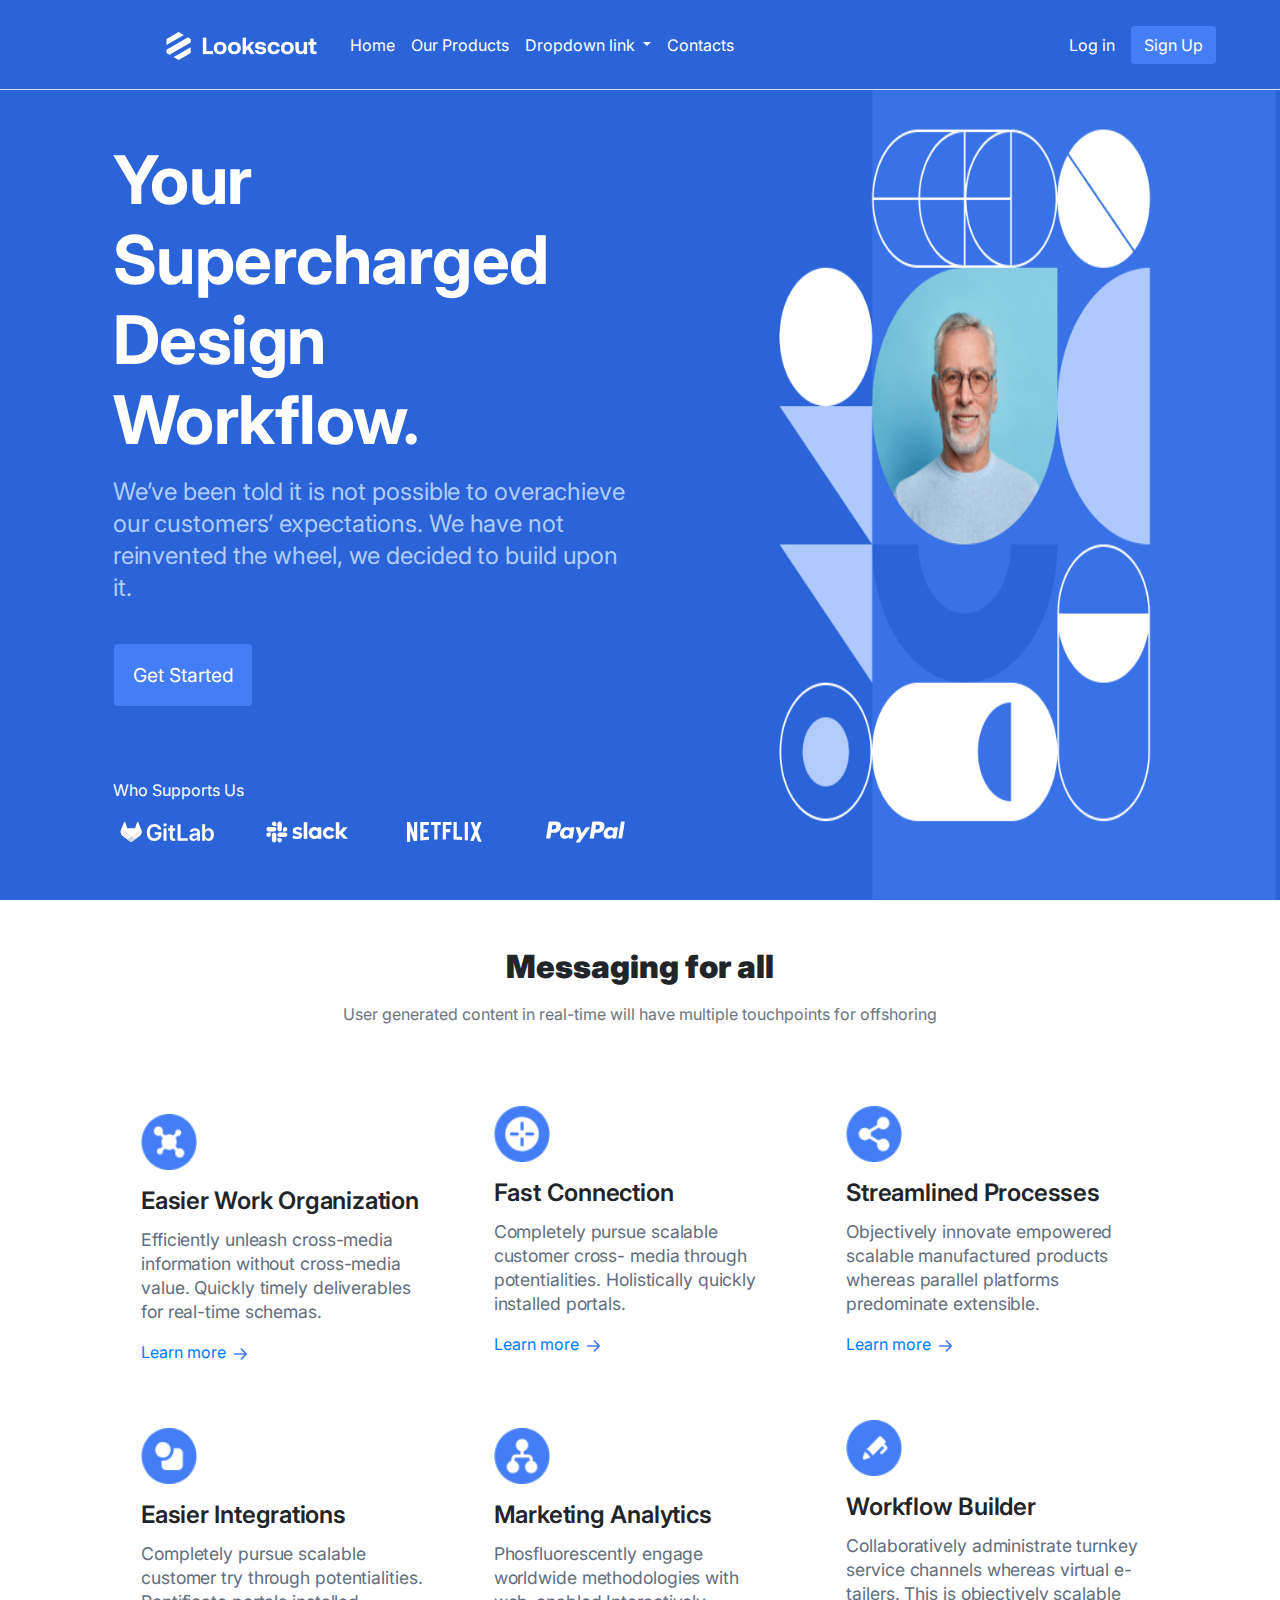
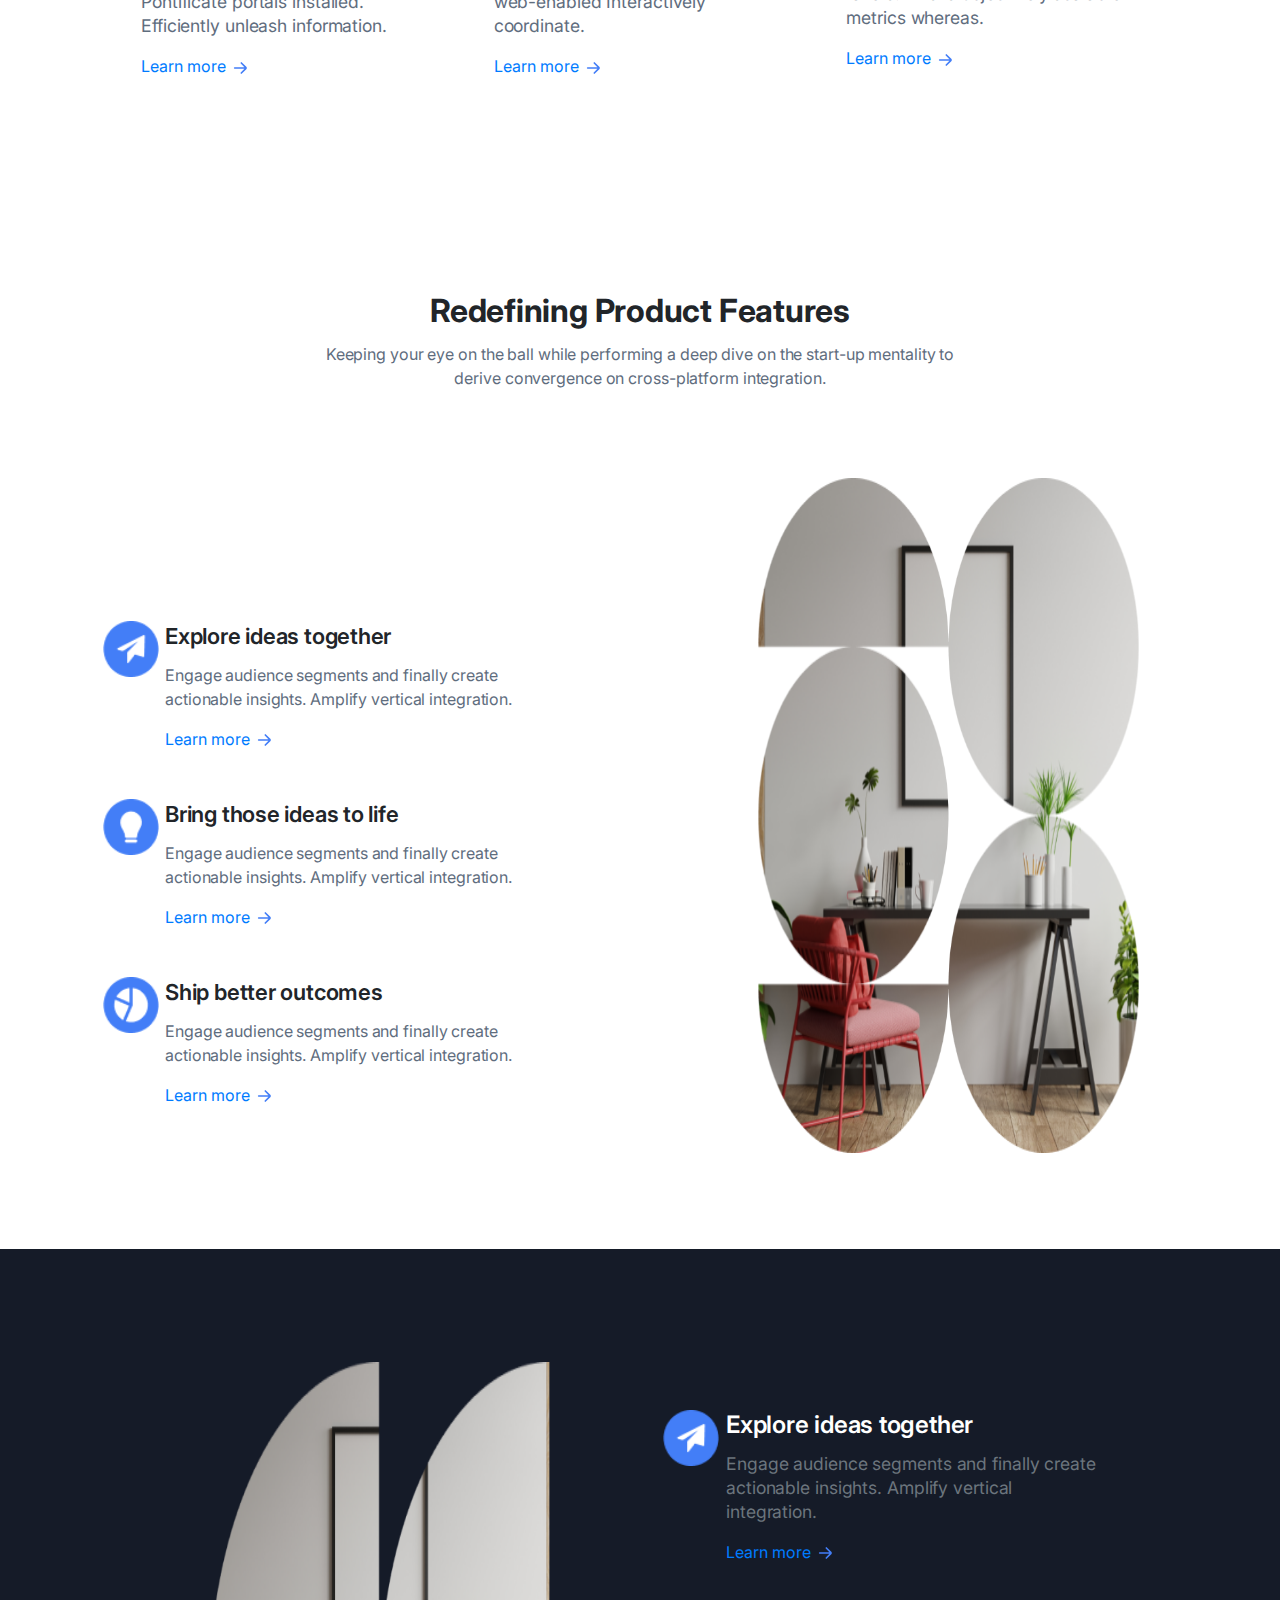
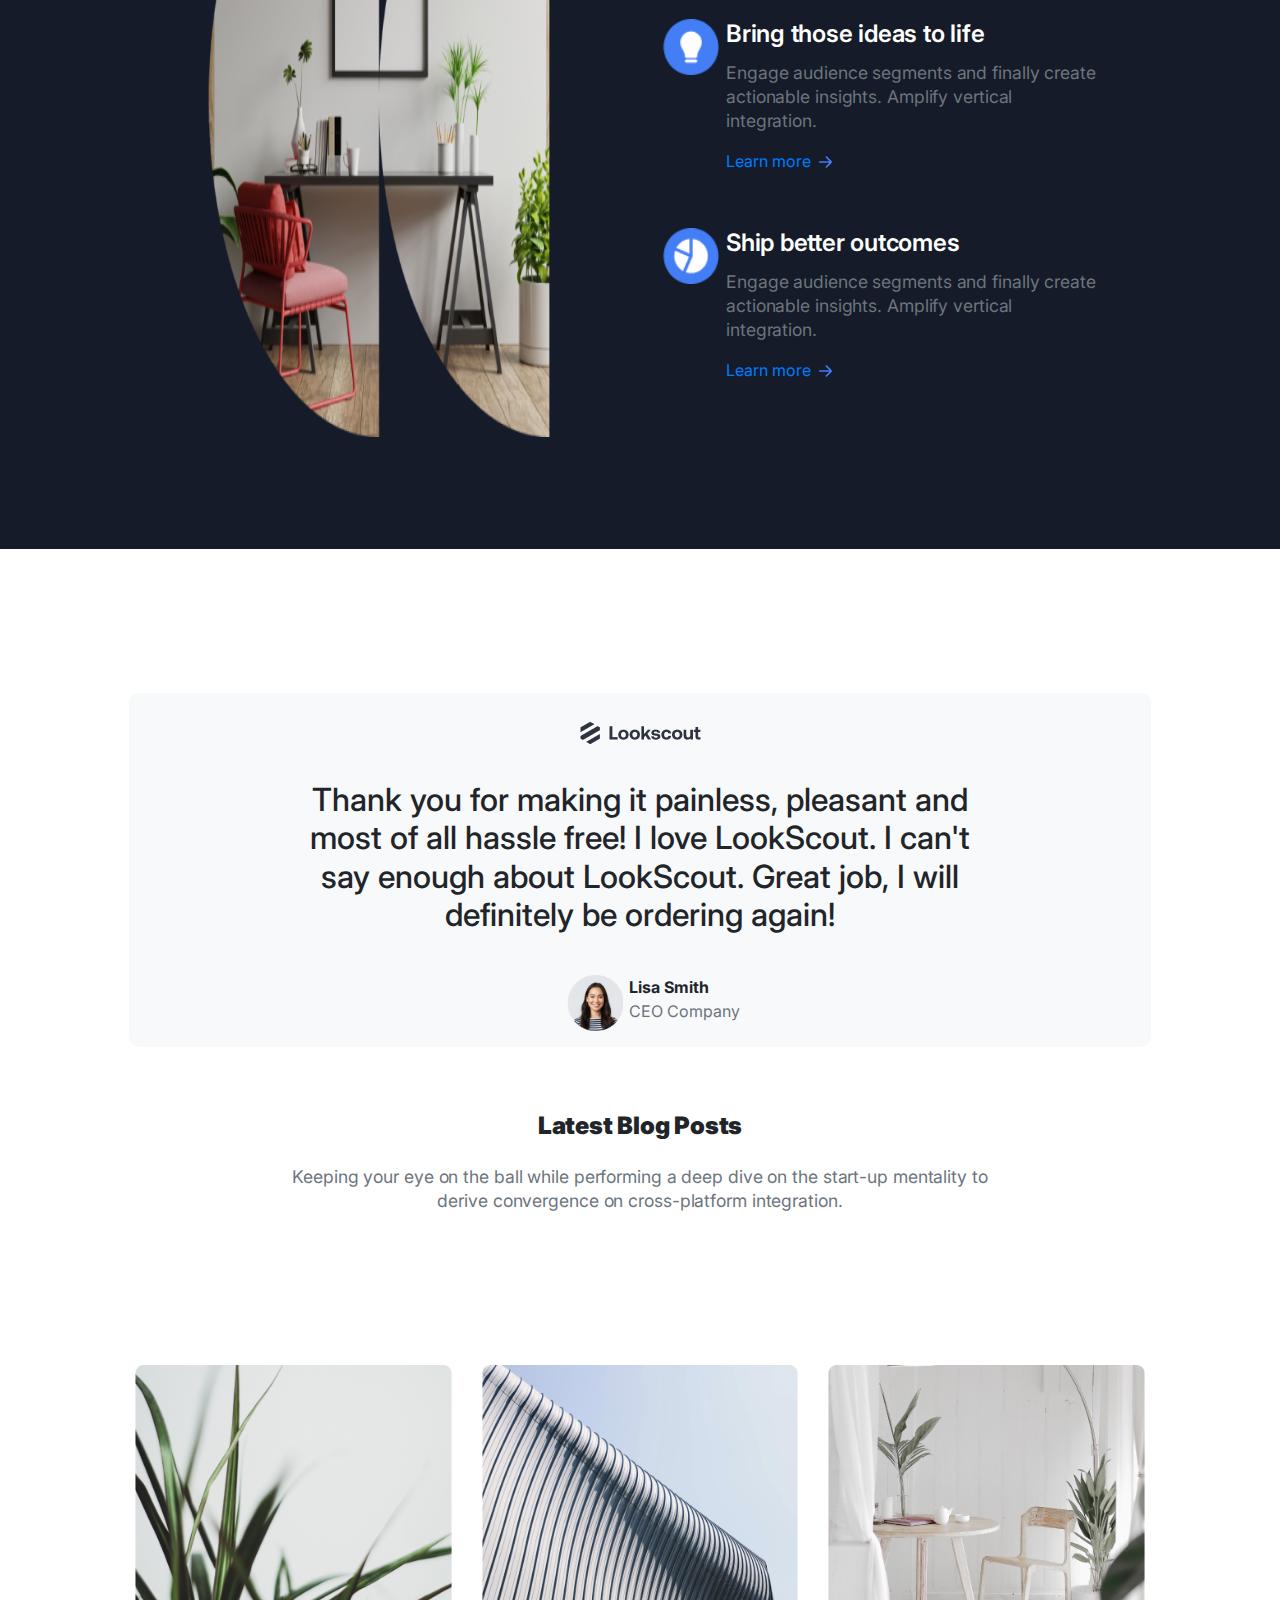
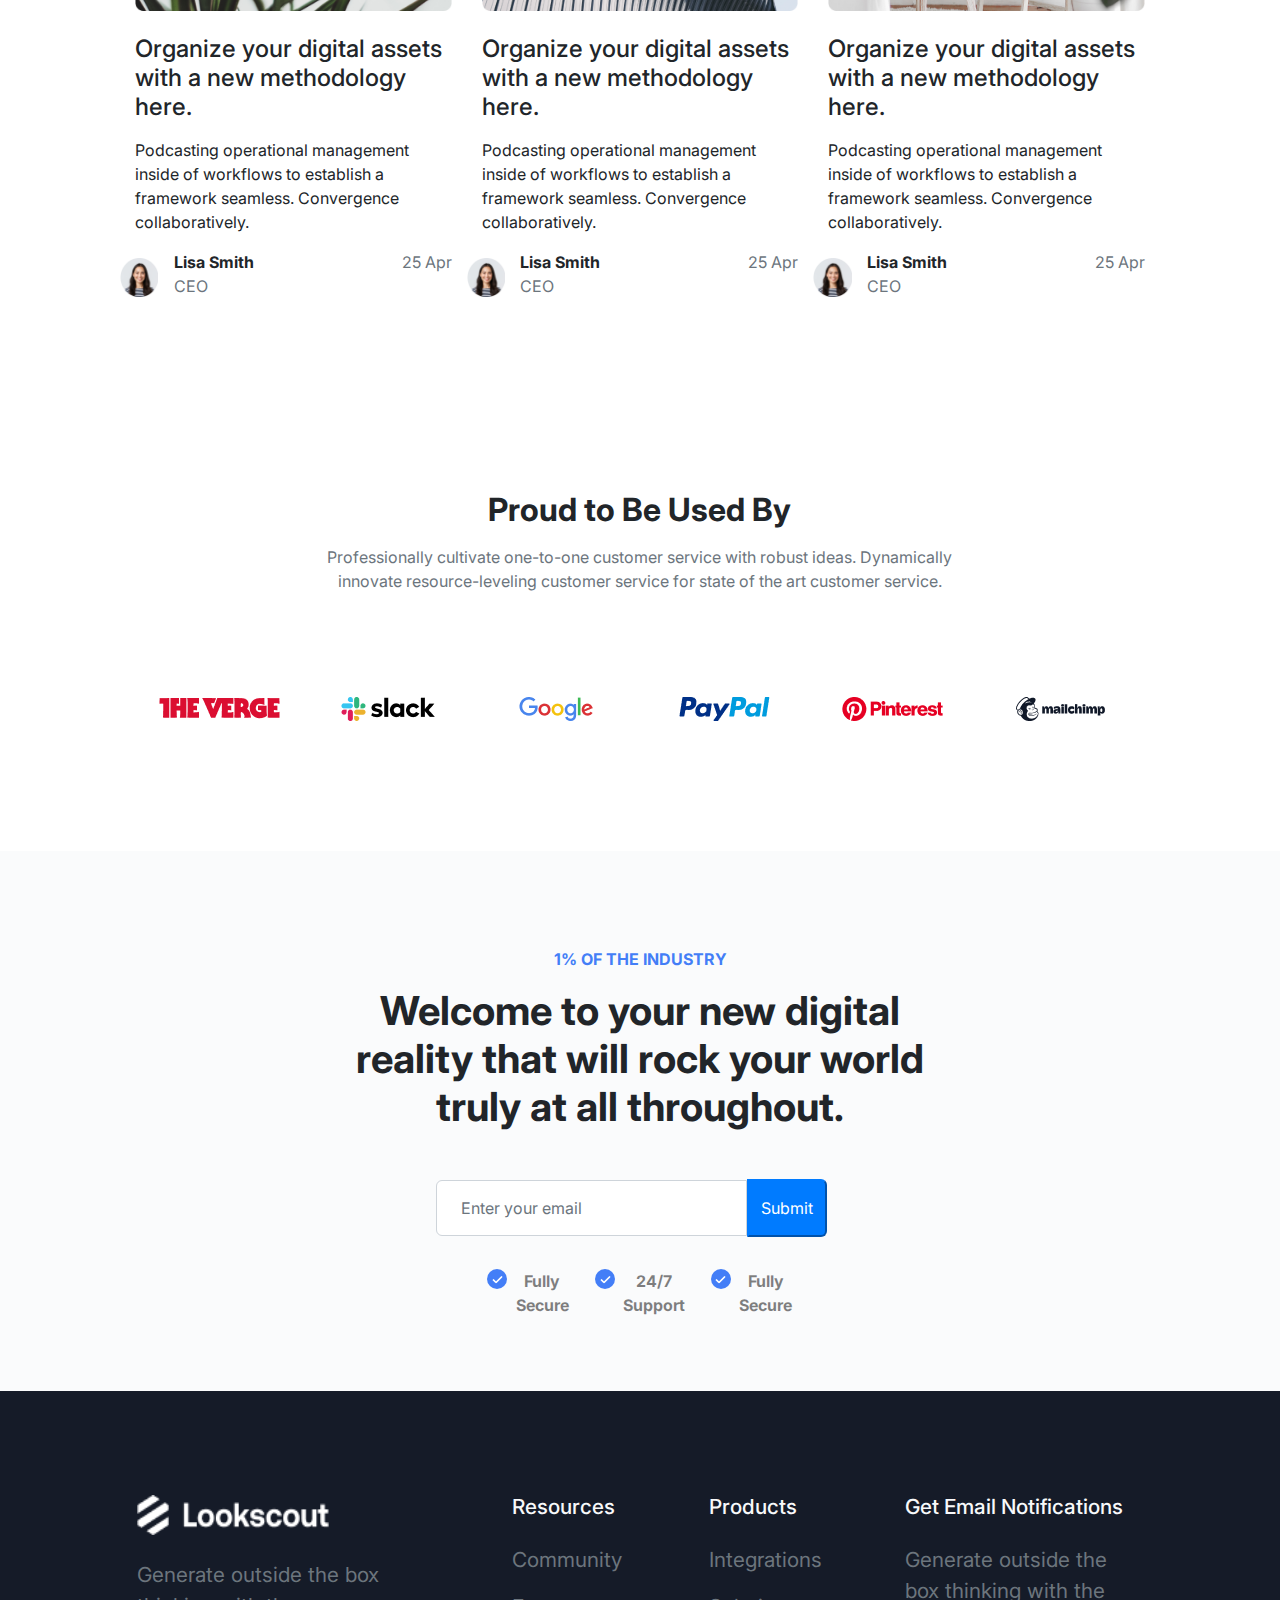
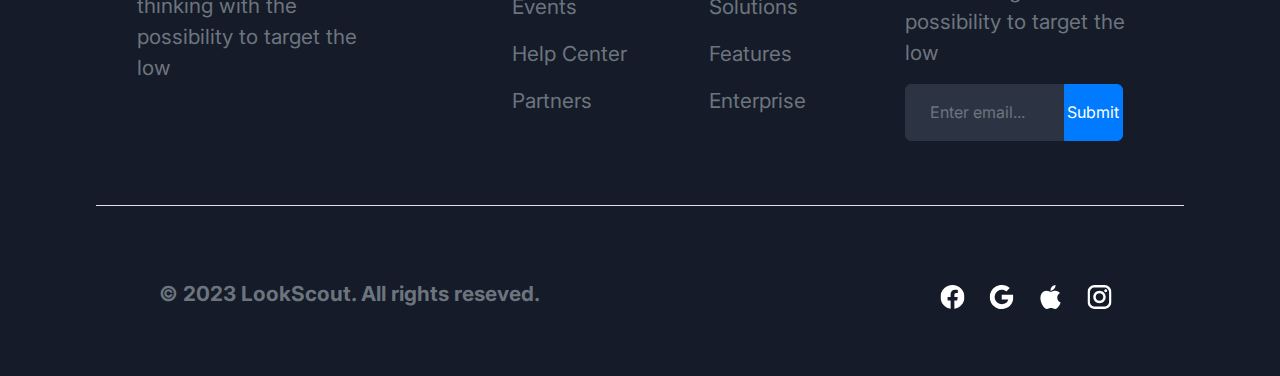
<file: Assignment.html>
<!DOCTYPE html>
<html lang="en">

<head>
    <meta charset="UTF-8">
    <meta name="viewport" content="width=device-width, initial-scale=1.0">
    <link rel="stylesheet" href="https://cdn.jsdelivr.net/npm/bootstrap@4.3.1/dist/css/bootstrap.min.css"
        integrity="sha384-ggOyR0iXCbMQv3Xipma34MD+dH/1fQ784/j6cY/iJTQUOhcWr7x9JvoRxT2MZw1T" crossorigin="anonymous">
    <link href='https://fonts.googleapis.com/css?family=Inter' rel='stylesheet'>
    <link rel="stylesheet" href="Assignment.css">

    <title>UI Assignment</title>
</head>

<body style="width:100%">
    <section class="section head mb-5 d-flex flex-column">
        <nav class="navbar navbar-expand-lg navbar-light border-bottom nav-height">
            <a class="navbar-brand brand" href="#">
                <img src="Pics/Lookscout.png" alt="Lookscout" />
            </a>
            <button class="navbar-toggler" type="button" data-toggle="collapse"
             aria-expanded="false" aria-label="Toggle navigation">
                <span class="navbar-toggler-icon"></span>
            </button>

            <div class="collapse navbar-collapse">
                <ul class="navbar-nav mr-auto">
                    <li class="nav-item active">
                        <a class="nav-link text-white" href="#">Home</a>
                    </li>
                    <li class="nav-item">
                        <a class="nav-link text-white" href="#">Our Products</a>
                    </li>
                    <li class="nav-item dropdown">
                        <a class="nav-link dropdown-toggle text-white" href="#">
                            Dropdown link
                        </a>
                    </li>
                    <li class="nav-item">
                        <a class="nav-link text-white" href="#">Contacts</a>
                    </li>
                </ul>

                <form class="form-inline my-2 my-lg-0">
                    <a class="nav-link text-white" href="#">Log in</a>
                    <button class="btn my-2 my-sm-0 text-white mr-5" style="background:#437EF7" type="submit">Sign
                        Up</button>
                </form>
        </nav>
        <div class=" row px-0 mx-1 my-0 d-flex align-items-md-end justify-content-md-end align-items-sm-end align-items-end 
        justify-content-sm-end justify-content-end align-items-lg-start justify-content-lg-center">
            <div
                class="col-lg-7 row order-lg-1 px-0 mx-0 col-md-12 col-sm-6 order-md-2 col-sm-12 col-12 order-sm-2 col-xs-12 
            order-2 d-lg-flex d-sm-flex d-sm-flex flex-lg-row flex-md-row flex-sm-column flex-column align-items-lg-center
            align-items-md-center align-items-sm-end justify-content-lg-center justify-content-md-center justify-content-sm-end menu-height">
                <div class="col-lg-9 col-md-10 col-sm-12 col-12 px-sm-3 px-3">
                    <p class="text-white head-text">
                        Your Supercharged Design Workflow.
                    </p>
                    <div>
                        <p class="head-p-text">
                            We’ve been told it is not possible to overachieve our customers’ expectations. We have
                            not
                            reinvented the wheel, we decided to build upon it.
                        </p>
                    </div>
                    <div
                        class="row d-flex align-items-sm-center justify-content-sm-center align-items-center justify-content-center align-items-lg-start justify-content-lg-start align-items-md-start justify-content-md-start">
                        <button class="col-sm-11 col-11 col-lg-3 col-md-3 btn text-white py-3 my-4 mx-lg-3 mx-md-3"
                            style="background:#437EF7;font-size:1.2rem;" type="submit">Get Started</button>
                    </div>
                    <div class="mt-5">
                        <p class="text-white">Who Supports Us</p>
                    </div>
                    <div class="row d-flex align-items-lg-start justify-content-lg-start align-items-md-start justify-content-md-start
                    align-items-sm-center justify-content-sm-center align-items-center justify-content-center mt-1 mb-lg-1 mb-md-1 mb-sm-5 mb-5">
                        <span class="col-lg-3 col-md-2 col-sm-6 col-6 d-flex align-items-sm-center justify-content-sm-center 
                        align-items-center justify-content-center">
                            <svg xmlns="http://www.w3.org/2000/svg" width="113" height="28" viewBox="0 0 113 28"
                                fill="none">
                                <path
                                    d="M43.11 8.46981C40.3183 8.46981 38.3055 10.6301 38.3055 14.5167C38.3055 18.4335 40.288 20.5938 43.1808 20.5938C45.7701 20.5938 47.4188 19.0392 47.4694 16.576H43.4842V14.1331H50.4936V16.2025C50.4936 20.6544 47.4289 23.4103 43.1605 23.4103C38.3966 23.4103 35.1599 20.0184 35.1599 14.547C35.1599 8.98465 38.5483 5.66343 43.0695 5.66343C46.8827 5.66343 49.8159 8.02564 50.352 11.4175H47.1659C46.6096 9.58025 45.1936 8.46981 43.11 8.46981ZM52.5975 10.2263H55.642V23.168H52.5975V10.2263ZM54.1248 8.16697C53.1538 8.16697 52.3648 7.44013 52.3648 6.52149C52.3648 5.60286 53.1639 4.85583 54.1349 4.85583C55.1059 4.85583 55.8948 5.61295 55.8948 6.52149C55.8948 7.43004 55.1059 8.16697 54.1349 8.16697H54.1248ZM64.7855 12.5784H62.2266V19.2815C62.2266 20.5131 62.8435 20.7856 63.6123 20.7856C63.6864 20.7856 63.7606 20.7822 63.8348 20.7755C63.9089 20.7688 63.9831 20.7587 64.0573 20.7452C64.1315 20.7318 64.2056 20.7217 64.2798 20.7149C64.354 20.7015 64.4282 20.6847 64.5023 20.6645L65.0182 23.0469C64.8698 23.1007 64.7215 23.1445 64.5731 23.1781C64.4248 23.2118 64.2764 23.242 64.1281 23.269C63.9797 23.2959 63.828 23.3161 63.6729 23.3295C63.5246 23.343 63.3729 23.3531 63.2178 23.3598C60.9319 23.4305 59.1618 22.2292 59.1719 19.7862V12.5885H57.3412V10.2263H59.1719V7.107H62.2266V10.2263H64.7855V12.5784ZM67.1422 5.89561H70.2677V20.5433H77.8637V23.168H67.1422V5.89561ZM79.391 19.5338C79.391 16.6164 81.7882 15.8694 84.2966 15.5968C86.5825 15.3545 87.5029 15.3142 87.5029 14.4359V14.3854C87.5029 13.1135 86.7241 12.3866 85.3081 12.3866C83.8111 12.3866 82.9514 13.1438 82.658 14.0321L79.8057 13.6182C80.4834 11.256 82.567 10.0446 85.2878 10.0446C87.7558 10.0446 90.5474 11.0743 90.5474 14.4965V23.168H87.6142V21.3913H87.513C86.9567 22.4816 85.743 23.4305 83.71 23.4305C81.242 23.4305 79.3809 22.0879 79.391 19.5338ZM84.7113 21.1894C86.5522 21.1894 87.7153 19.9679 87.7052 18.5244V17C87.3107 17.3231 85.7126 17.525 84.9035 17.636C83.5481 17.8278 82.5265 18.3124 82.5265 19.4935C82.5265 20.614 83.4369 21.1894 84.7113 21.1894ZM92.7929 5.89561H95.8373V12.3564H95.9688C96.4341 11.4175 97.3849 10.0446 99.6708 10.0446C102.665 10.0446 105.011 12.3967 105.011 16.7073C105.011 20.9774 102.725 23.4002 99.6809 23.4002C97.4557 23.4002 96.4543 22.0778 95.9688 21.1288H95.7969V23.168H92.7929V5.89561ZM98.8313 20.8967C100.844 20.8967 101.906 19.1099 101.906 16.6972C101.906 14.2845 100.854 12.5482 98.8313 12.5482C96.869 12.5482 95.7868 14.1734 95.7868 16.6972C95.7868 19.2108 96.8791 20.8967 98.8313 20.8967Z"
                                    fill="white" />
                                <path
                                    d="M29.7689 13.547C29.7992 14.1426 29.7284 14.7281 29.5565 15.3035C29.3946 15.8688 29.1418 16.414 28.808 16.8985C28.4742 17.3932 28.0595 17.8273 27.5841 18.1806L27.574 18.1907L23.0325 21.5927L20.7871 23.2886L19.4317 24.3183C19.3508 24.3789 19.2632 24.4226 19.1688 24.4495C19.0744 24.4832 18.9766 24.5 18.8754 24.5C18.7743 24.5 18.6765 24.4832 18.5821 24.4495C18.4877 24.4226 18.4034 24.3789 18.3293 24.3183L16.9638 23.2886L14.7285 21.5927L10.2174 18.2109L10.1971 18.1907L10.1769 18.1806C9.71162 17.8273 9.29692 17.3932 8.96314 16.8985C8.61925 16.414 8.36638 15.8688 8.20455 15.3035C8.04271 14.7281 7.97191 14.1426 7.99214 13.547C8.02248 12.9514 8.14386 12.3659 8.35627 11.8107L8.38661 11.74L11.3502 3.99722C11.3637 3.95684 11.3805 3.91983 11.4008 3.88618C11.421 3.85253 11.4446 3.81888 11.4716 3.78523C11.4985 3.75158 11.5255 3.7213 11.5525 3.69438C11.5862 3.66746 11.6199 3.6439 11.6536 3.62371C11.7548 3.56314 11.8761 3.52276 11.9975 3.50257C12.1189 3.49248 12.2403 3.51267 12.3515 3.55305C12.4729 3.59343 12.5741 3.66409 12.655 3.75495C12.7359 3.8458 12.7966 3.95684 12.8269 4.07798L14.8296 10.2056H22.9314L24.9341 4.07798C24.9745 3.95684 25.0251 3.8458 25.1161 3.75495C25.1971 3.66409 25.2982 3.59343 25.4095 3.55305C25.5308 3.51267 25.6522 3.49248 25.7736 3.50257C25.895 3.52276 26.0062 3.56314 26.1175 3.62371C26.1512 3.6439 26.1816 3.66746 26.2085 3.69438C26.2422 3.7213 26.2726 3.75158 26.2996 3.78523L26.3602 3.88618C26.3805 3.91983 26.4007 3.95684 26.4209 3.99722L29.3845 11.7299L29.4148 11.8107C29.6273 12.3659 29.7486 12.9514 29.7689 13.547Z"
                                    fill="white" />
                                <path
                                    d="M29.7689 13.547C29.7992 14.1426 29.7284 14.7282 29.5665 15.3036C29.3946 15.8689 29.1418 16.414 28.808 16.8985C28.4742 17.3932 28.0595 17.8273 27.5841 18.1806L27.574 18.1907L23.0325 21.5927L18.8855 18.4532L25.3993 13.5269C25.6893 13.3048 25.9927 13.1029 26.3096 12.9212C26.6266 12.7328 26.9536 12.5645 27.2908 12.4165C27.6279 12.2617 27.9718 12.1271 28.3224 12.0127C28.6663 11.8983 29.0204 11.804 29.3845 11.7299L29.4148 11.8107C29.6273 12.3659 29.7486 12.9514 29.7689 13.547Z"
                                    fill="#F1F2F4" />
                                <path
                                    d="M18.8855 18.4532L23.0325 21.5927L20.7871 23.2886L19.4317 24.3183C19.3508 24.3789 19.2632 24.4226 19.1688 24.4495C19.0744 24.4832 18.9766 24.5 18.8754 24.5C18.7743 24.5 18.6765 24.4832 18.5821 24.4495C18.4877 24.4226 18.4034 24.3789 18.3293 24.3183L16.9638 23.2886L14.7285 21.5927L18.8855 18.4532Z"
                                    fill="#D0D5DD" />
                                <path
                                    d="M18.8754 18.4534L14.7285 21.5927L10.2174 18.2109L10.1971 18.1907L10.1769 18.1806C9.71162 17.8273 9.29692 17.3932 8.96314 16.8985C8.61925 16.414 8.36638 15.8688 8.20455 15.3035C8.04271 14.7281 7.97191 14.1426 7.99214 13.547C8.02248 12.9514 8.14386 12.3659 8.35627 11.8107L8.38661 11.74C8.74399 11.8141 9.098 11.9052 9.44864 12.0128C9.79928 12.1273 10.1432 12.2619 10.4803 12.4166C10.8107 12.5647 11.1344 12.7329 11.4513 12.9214C11.7683 13.1098 12.0751 13.3117 12.3718 13.5271L18.8754 18.4534Z"
                                    fill="#F1F2F4" />
                            </svg>
                        </span>
                        <span class="col-lg-3 col-md-2 col-sm-6 col-6 align-items-sm-center justify-content-sm-center align-items-center justify-content-center">
                            <svg xmlns="http://www.w3.org/2000/svg" width="113" height="28" viewBox="0 0 113 28"
                                fill="none">
                                <path
                                    d="M41.3164 19.6364L42.3401 17.3343C43.4463 18.1336 44.9157 18.5493 46.3687 18.5493C47.4419 18.5493 48.1188 18.1496 48.1188 17.5421C48.1023 15.8475 41.6962 17.1744 41.6466 12.9219C41.6301 10.7636 43.6114 9.10097 46.4182 9.10097C48.0858 9.10097 49.7534 9.50064 50.9422 10.4119L49.9846 12.762C48.8949 12.0905 47.541 11.6109 46.2531 11.6109C45.3781 11.6109 44.8002 12.0106 44.8002 12.5222C44.8167 14.1848 51.2724 13.2736 51.3384 17.3343C51.3384 19.5405 49.4067 21.0912 46.6329 21.0912C44.6021 21.0912 42.7363 20.6276 41.3164 19.6364Z"
                                    fill="white" />
                                <path
                                    d="M80.5954 16.503C80.0836 17.3663 79.1259 17.9577 78.0198 17.9577C76.3852 17.9577 75.0644 16.6788 75.0644 15.0961C75.0644 13.5134 76.3852 12.2344 78.0198 12.2344C79.1259 12.2344 80.0836 12.8259 80.5954 13.6893L83.4188 12.1704C82.3621 10.348 80.3312 9.10097 78.0198 9.10097C74.602 9.10097 71.8282 11.7868 71.8282 15.0961C71.8282 18.4054 74.602 21.0912 78.0198 21.0912C80.3478 21.0912 82.3621 19.8602 83.4188 18.0217L80.5954 16.503Z"
                                    fill="white" />
                                <path d="M52.7583 4.12901H56.2916V20.8674H52.7583V4.12901Z" fill="white" />
                                <path
                                    d="M84.8056 4.12901V20.8674H88.3389V15.8475L92.5327 20.8674H97.0566L91.7237 14.9043L96.6604 9.34077H92.3346L88.3389 13.961V4.12901H84.8056Z"
                                    fill="white" />
                                <path
                                    d="M66.7925 16.5349C66.2806 17.3502 65.224 17.9577 64.0352 17.9577C62.4006 17.9577 61.0798 16.6788 61.0798 15.0961C61.0798 13.5134 62.4006 12.2344 64.0352 12.2344C65.224 12.2344 66.2806 12.8739 66.7925 13.7052V16.5349ZM66.7925 9.34077V10.6997C66.2146 9.75643 64.7782 9.10097 63.2757 9.10097C60.1717 9.10097 57.7281 11.7548 57.7281 15.0801C57.7281 18.4054 60.1717 21.0912 63.2757 21.0912C64.7782 21.0912 66.2146 20.4357 66.7925 19.4925V20.8514H70.3258V9.34077H66.7925Z"
                                    fill="white" />
                                <path
                                    d="M19.8057 16.7755C19.8057 17.996 18.8193 18.9825 17.5987 18.9825C16.3782 18.9825 15.3917 17.996 15.3917 16.7755C15.3917 15.555 16.3782 14.5685 17.5987 14.5685H19.8057V16.7755Z"
                                    fill="white" />
                                <path
                                    d="M20.9092 16.7755C20.9092 15.555 21.8957 14.5685 23.1163 14.5685C24.3368 14.5685 25.3232 15.555 25.3232 16.7755V22.293C25.3232 23.5136 24.3368 24.5 23.1163 24.5C21.8957 24.5 20.9092 23.5136 20.9092 22.293V16.7755Z"
                                    fill="white" />
                                <path
                                    d="M23.1163 7.91402C21.8957 7.91402 20.9092 6.92755 20.9092 5.70701C20.9092 4.48647 21.8957 3.5 23.1163 3.5C24.3368 3.5 25.3232 4.48647 25.3232 5.70701V7.91402H23.1163Z"
                                    fill="white" />
                                <path
                                    d="M23.1163 9.03424C24.3368 9.03424 25.3232 10.0207 25.3232 11.2413C25.3232 12.4618 24.3368 13.4483 23.1163 13.4483H17.582C16.3615 13.4483 15.375 12.4618 15.375 11.2413C15.375 10.0207 16.3615 9.03424 17.582 9.03424H23.1163Z"
                                    fill="white" />
                                <path
                                    d="M31.961 11.2413C31.961 10.0207 32.9475 9.03424 34.168 9.03424C35.3885 9.03424 36.375 10.0207 36.375 11.2413C36.375 12.4618 35.3885 13.4483 34.168 13.4483H31.961V11.2413Z"
                                    fill="white" />
                                <path
                                    d="M30.8575 11.2413C30.8575 12.4618 29.871 13.4483 28.6505 13.4483C27.43 13.4483 26.4435 12.4618 26.4435 11.2413V5.70701C26.4435 4.48647 27.43 3.5 28.6505 3.5C29.871 3.5 30.8575 4.48647 30.8575 5.70701V11.2413Z"
                                    fill="white" />
                                <path
                                    d="M28.6505 20.086C29.871 20.086 30.8575 21.0725 30.8575 22.293C30.8575 23.5136 29.871 24.5 28.6505 24.5C27.43 24.5 26.4435 23.5136 26.4435 22.293V20.086H28.6505Z"
                                    fill="white" />
                                <path
                                    d="M28.6505 18.9825C27.43 18.9825 26.4435 17.996 26.4435 16.7755C26.4435 15.555 27.43 14.5685 28.6505 14.5685H34.1847C35.4053 14.5685 36.3917 15.555 36.3917 16.7755C36.3917 17.996 35.4053 18.9825 34.1847 18.9825H28.6505Z"
                                    fill="white" />
                            </svg>
                        </span>
                        <span class="col-lg-3 col-md-2 col-sm-6 col-6 d-flex align-items-sm-center justify-content-sm-center align-items-center justify-content-center">
                            <svg xmlns="http://www.w3.org/2000/svg" width="113" height="28" viewBox="0 0 113 28"
                                fill="none">
                                <path
                                    d="M91.1934 13.496L95.35 24.5C94.125 24.3251 92.9007 24.1059 91.6541 23.9085L89.3125 17.8284L86.9067 23.4066C85.7258 23.2092 84.5659 23.1434 83.3849 22.9901L87.6067 13.3652L83.7775 3.5H87.3217L89.4651 9.01182L91.7625 3.5H95.3493L91.1934 13.496ZM80.979 3.5H77.7632V22.575C78.8133 22.6408 79.9066 22.6842 80.979 22.8151V3.5ZM74.9849 22.356C72.0541 22.1592 69.1224 21.9849 66.1257 21.9184V3.50008H69.4067V18.8125C71.2882 18.8559 73.1691 19.0086 74.9849 19.096V22.356ZM62.625 10.9599V14.2408H58.1408V21.7H54.9041V3.5H64.0915V6.78089H58.1415V10.96H62.6257L62.625 10.9599ZM49.3908 6.78089V21.875C48.2967 21.875 47.1817 21.875 46.1092 21.9184V6.78089H42.7185V3.5H52.8025V6.78089H49.3908ZM39.1751 14.4151C37.7317 14.4151 36.025 14.4151 34.8001 14.4816V19.3592C36.7251 19.2276 38.65 19.075 40.5967 19.0092V22.1592L31.5192 22.8816V3.5H40.5961V6.78089H34.8V11.2C36.0691 11.2 38.0158 11.1342 39.1749 11.1342V14.4158L39.1751 14.4151ZM20.996 12.5776V24.0401C19.8158 24.1717 18.7651 24.325 17.65 24.5V3.5H20.7783L25.0435 15.4225V3.5H28.3251V23.1434C27.1658 23.3408 25.9843 23.4066 24.7376 23.5809L20.996 12.5776Z"
                                    fill="white" />
                            </svg>
                        </span>
                        <span class="col-lg-3 col-md-2 col-sm-6 col-6">
                            <svg xmlns="http://www.w3.org/2000/svg" width="113" height="28" viewBox="0 0 113 28"
                                fill="none">
                                <path
                                    d="M30.4263 4.51921C29.4414 3.84044 28.1561 3.50024 26.5706 3.50024H20.432C19.946 3.50024 19.6774 3.74393 19.6264 4.23084L17.1328 19.9222C17.1069 20.0763 17.1454 20.2172 17.2479 20.3454C17.3498 20.4737 17.4779 20.5376 17.6315 20.5376H20.5472C21.0586 20.5376 21.3397 20.2945 21.3913 19.8069L22.0818 15.5766C22.107 15.3716 22.1969 15.2049 22.3504 15.0765C22.5038 14.9484 22.6957 14.8646 22.9259 14.8262C23.1561 14.7882 23.3731 14.7689 23.5781 14.7689C23.7825 14.7689 24.0254 14.7819 24.3072 14.8074C24.5883 14.8329 24.7675 14.8455 24.8443 14.8455C27.0437 14.8455 28.7702 14.2242 30.0236 12.9803C31.2765 11.737 31.9037 10.0129 31.9037 7.80735C31.9037 6.29465 31.4108 5.19868 30.4263 4.51885V4.51921ZM27.2614 9.23083C27.1331 10.1284 26.801 10.7178 26.2639 10.9999C25.7267 11.2824 24.9594 11.423 23.9621 11.423L22.6959 11.4613L23.3483 7.34607C23.3992 7.06428 23.5653 6.92322 23.8469 6.92322H24.5761C25.5986 6.92322 26.3408 7.07099 26.8012 7.36534C27.2614 7.66041 27.4149 8.28239 27.2614 9.23083Z"
                                    fill="white" />
                                <path
                                    d="M95.2064 3.5H92.3677C92.0856 3.5 91.9195 3.64107 91.8689 3.92332L89.375 19.9226L89.3366 19.9995C89.3366 20.1283 89.3877 20.2495 89.4903 20.365C89.592 20.4802 89.7205 20.5379 89.8738 20.5379H92.4063C92.8914 20.5379 93.1601 20.2948 93.2121 19.8073L95.7056 4.0772V4.03899C95.7055 3.67986 95.5388 3.50047 95.2064 3.50047V3.5Z"
                                    fill="white" />
                                <path
                                    d="M60.9078 9.69283C60.9078 9.56493 60.8565 9.4429 60.7548 9.32782C60.6522 9.21249 60.537 9.15442 60.4095 9.15442H57.4554C57.1734 9.15442 56.9432 9.28326 56.7645 9.53894L52.6979 15.5389L51.0098 9.76994C50.8813 9.36003 50.6003 9.15442 50.1659 9.15442H47.288C47.1598 9.15442 47.0448 9.21226 46.9431 9.32782C46.8405 9.4429 46.7896 9.56516 46.7896 9.69283C46.7896 9.74443 47.039 10.5005 47.5376 11.962C48.0363 13.4239 48.5734 15.0008 49.1489 16.6931C49.7245 18.3851 50.0248 19.283 50.0505 19.3847C47.953 22.2568 46.9047 23.7951 46.9047 23.9999C46.9047 24.3335 47.0707 24.5 47.4035 24.5H50.3576C50.6388 24.5 50.8689 24.3721 51.0483 24.1156L60.8316 9.96191C60.8824 9.91113 60.9078 9.82178 60.9078 9.69271V9.69283Z"
                                    fill="white" />
                                <path
                                    d="M88.4166 9.15442H85.5007C85.1423 9.15442 84.9257 9.57762 84.8488 10.4239C84.183 9.39858 82.9689 8.88522 81.2037 8.88522C79.3622 8.88522 77.7954 9.57762 76.504 10.9622C75.2122 12.3468 74.5667 13.9754 74.5667 15.8469C74.5667 17.3599 75.0078 18.5649 75.89 19.4619C76.7725 20.3599 77.9552 20.8081 79.4393 20.8081C80.1809 20.8081 80.9354 20.6539 81.7027 20.3465C82.4699 20.0389 83.0705 19.6289 83.5061 19.1158C83.5061 19.1416 83.48 19.2566 83.4294 19.4616C83.3777 19.6671 83.3525 19.8214 83.3525 19.9231C83.3525 20.3338 83.5183 20.5384 83.8514 20.5384H86.4988C86.9842 20.5384 87.2659 20.2953 87.3423 19.8078L88.9156 9.76971C88.9408 9.61571 88.9026 9.47499 88.8004 9.34662C88.6976 9.21872 88.57 9.15442 88.4166 9.15442ZM83.41 16.7313C82.7577 17.3724 81.9711 17.6927 81.0504 17.6927C80.3083 17.6927 79.7078 17.4879 79.2472 17.0774C78.7865 16.6681 78.5564 16.1039 78.5564 15.3852C78.5564 14.4372 78.8761 13.6353 79.5158 12.9816C80.1544 12.3277 80.948 12.0009 81.8944 12.0009C82.61 12.0009 83.2047 12.2124 83.6784 12.6352C84.1511 13.0584 84.3884 13.6418 84.3884 14.3855C84.3882 15.3085 84.0621 16.0907 83.41 16.7313Z"
                                    fill="white" />
                                <path
                                    d="M44.8327 9.15442H41.9169C41.5583 9.15442 41.3413 9.57762 41.2645 10.4239C40.5739 9.39858 39.3589 8.88522 37.6197 8.88522C35.7781 8.88522 34.2113 9.57762 32.9198 10.9622C31.628 12.3468 30.9824 13.9754 30.9824 15.8469C30.9824 17.3599 31.4237 18.5649 32.3062 19.4619C33.1886 20.3599 34.3712 20.8081 35.8549 20.8081C36.5707 20.8081 37.3129 20.6539 38.0801 20.3465C38.8474 20.0389 39.4613 19.6289 39.9217 19.1158C39.819 19.4232 39.7682 19.6926 39.7682 19.9231C39.7682 20.3338 39.9343 20.5384 40.2669 20.5384H42.9141C43.3997 20.5384 43.6814 20.2953 43.7582 19.8078L45.3311 9.76971C45.3563 9.61571 45.3181 9.47499 45.2161 9.34662C45.1137 9.21872 44.986 9.15442 44.8327 9.15442ZM39.826 16.7504C39.1736 17.3793 38.374 17.6927 37.4282 17.6927C36.686 17.6927 36.0913 17.4879 35.6441 17.0774C35.1962 16.6681 34.9726 16.1039 34.9726 15.3852C34.9726 14.4372 35.2921 13.6353 35.9318 12.9816C36.5708 12.3277 37.3638 12.0008 38.3105 12.0008C39.0263 12.0008 39.621 12.2124 40.0946 12.6352C40.5675 13.0584 40.8043 13.6418 40.8043 14.3855C40.8042 15.3342 40.4782 16.1229 39.826 16.7504Z"
                                    fill="white" />
                                <path
                                    d="M74.0102 4.51921C73.0254 3.84044 71.7405 3.50024 70.1546 3.50024H64.0543C63.5426 3.50024 63.2611 3.74393 63.2103 4.23084L60.7165 19.9222C60.6906 20.0763 60.729 20.2172 60.8316 20.3454C60.9331 20.4737 61.0616 20.5376 61.2151 20.5376H64.3609C64.6678 20.5376 64.8723 20.3711 64.9749 20.0377L65.6655 15.5766C65.691 15.3716 65.7805 15.2049 65.9342 15.0765C66.0877 14.9484 66.2793 14.8646 66.5097 14.8262C66.7397 14.7882 66.9568 14.7689 67.1619 14.7689C67.3664 14.7689 67.6091 14.7819 67.8907 14.8074C68.1719 14.8329 68.3516 14.8455 68.4278 14.8455C70.6277 14.8455 72.3538 14.2242 73.6073 12.9803C74.8606 11.737 75.4872 10.0129 75.4872 7.80735C75.4873 6.29465 74.9947 5.19856 74.0102 4.51885V4.51921ZM70.0779 10.8459C69.5151 11.2305 68.6709 11.4227 67.5458 11.4227L66.3179 11.4612L66.9701 7.34583C67.0208 7.06417 67.1871 6.92286 67.4688 6.92286H68.1591C68.7219 6.92286 69.1694 6.94861 69.5024 6.99975C69.8343 7.05124 70.1546 7.21123 70.4614 7.48031C70.7686 7.74963 70.9218 8.14086 70.9218 8.6534C70.9218 9.73068 70.6402 10.4611 70.0779 10.8459Z"
                                    fill="white" />
                            </svg>
                        </span>
                    </div>
                </div>
            </div>

            <div
                class="col-lg-5 order-lg-2 col-md-9 col-sm-10 col-10 pb-lg-0 pb-md-0 order-md-1 order-sm-1 col-xs-10 col-10 order-1 px-lg-0 px-0 mx-0">
                <img src="Pics/Hero.png" class="col-lg-12 px-0 menu-height" alt="">
            </div>

        </div>

    </section>
    <section class="section-two">
        <div class="container mb-5">
            <div class="text-center mt-5">
                <h2 class="text-style"><b>Messaging for all</b></h2>
                <p class="my-3 text-muted" style="font-size:1rem;font-weight: 400;"> User generated content in real-time
                    will have multiple touchpoints for
                    offshoring</p>
            </div>
        </div>
        <div class="container-fluid" style="margin-top:5rem">
            <div
                class="row mx-lg-5 px-lg-5 mx-md-4 px-md-2 mx-sm-2 px-sm-2 mx-2 px-2 d-flex justify-content-around align-items-center">
                <div class="col-lg-4 col-md-6 col-sm-12 col-12 border-0 mb-5 d-flex">
                    <div class="col-lg-12">
                        <span class="round mb-3 align-items-center d-flex justify-content-center">
                            <img class="blog-img" src="Pics/Icon1.png" alt="">
                        </span>
                        <h5 class="card-title card-head">Easier Work Organization</h5>
                        <p class="card-text card-body-manual">Efficiently unleash cross-media information without
                            cross-media value.
                            Quickly timely deliverables for real-time schemas.</p>
                        <p class="card-text">
                            <a href="">Learn more <svg xmlns="http://www.w3.org/2000/svg" width="21" height="20"
                                    viewBox="0 0 21 20" fill="none">
                                    <path
                                        d="M4.66663 10H15.5M11.3333 5L15.744 9.41074C16.0695 9.73618 16.0695 10.2638 15.744 10.5893L11.3333 15"
                                        stroke="#437EF7" stroke-width="1.67" stroke-linecap="round" />
                                </svg></a>
                        </p>
                    </div>
                </div>

                <div class="col col-lg-4 col-md-6 col-sm-12 col-12 border-0 mb-5 d-flex">
                    <div class="col-lg-12">
                        <span class="round mb-3 align-items-center d-flex justify-content-center">
                            <img class="blog-img" src="Pics/Icon2.png" alt="">
                        </span>
                        <h5 class="card-title card-head">Fast Connection</h5>
                        <p class="card-text card-body-manual">Completely pursue scalable customer cross- media through
                            potentialities.
                            Holistically quickly installed portals.</p>
                        <p><a href="">Learn more <svg xmlns="http://www.w3.org/2000/svg" width="21" height="20"
                                    viewBox="0 0 21 20" fill="none">
                                    <path
                                        d="M4.66663 10H15.5M11.3333 5L15.744 9.41074C16.0695 9.73618 16.0695 10.2638 15.744 10.5893L11.3333 15"
                                        stroke="#437EF7" stroke-width="1.67" stroke-linecap="round" />
                                </svg></a></p>
                    </div>
                </div>
                <div class="col col-lg-4 col-md-6 col-sm-12 col-12 border-0 mb-5 d-flex">
                    <div class="col-lg-12">
                        <span class="round mb-3 align-items-center d-flex justify-content-center">
                            <img class="blog-img" src="Pics/Icon3.png" alt="">
                        </span>
                        <div>
                            <h5 class="card-title card-head">Streamlined Processes</h5>
                            <p class="card-text card-body-manual">Objectively innovate empowered scalable manufactured
                                products whereas
                                parallel
                                platforms predominate extensible.</p>
                            <p><a href="">Learn more <svg xmlns="http://www.w3.org/2000/svg" width="21" height="20"
                                        viewBox="0 0 21 20" fill="none">
                                        <path
                                            d="M4.66663 10H15.5M11.3333 5L15.744 9.41074C16.0695 9.73618 16.0695 10.2638 15.744 10.5893L11.3333 15"
                                            stroke="#437EF7" stroke-width="1.67" stroke-linecap="round" />
                                    </svg></a></p>
                        </div>
                    </div>
                </div>
                <div class="col col-lg-4 col-md-6 col-sm-12 col-12 border-0 mb-5 d-flex">
                    <div class="col-lg-12">
                        <span class="round mb-3 align-items-center d-flex justify-content-center">
                            <img class="blog-img" src="Pics/Icon4.png" alt="">
                        </span>
                        <h5 class="card-title card-head">Easier Integrations</h5>
                        <p class="card-text card-body-manual">Completely pursue scalable customer try through
                            potentialities. Pontificate
                            portals
                            installed. Efficiently unleash information.</p>
                        <p class="card-text"><a href="">Learn more <svg xmlns="http://www.w3.org/2000/svg" width="21"
                                    height="20" viewBox="0 0 21 20" fill="none">
                                    <path
                                        d="M4.66663 10H15.5M11.3333 5L15.744 9.41074C16.0695 9.73618 16.0695 10.2638 15.744 10.5893L11.3333 15"
                                        stroke="#437EF7" stroke-width="1.67" stroke-linecap="round" />
                                </svg></a></p>
                    </div>
                </div>

                <div class="col col-lg-4 col-md-6 col-sm-12 col-12 border-0 mb-5 d-flex">
                    <div class="col-lg-12">
                        <span class="round mb-3 align-items-center d-flex justify-content-center">
                            <img class="blog-img" src="Pics/Icon5.png" alt="">
                        </span>
                        <h5 class="card-title card-head">Marketing Analytics</h5>
                        <p class="card-text card-body-manual">Phosfluorescently engage worldwide methodologies with
                            web-enabled Interactively
                            coordinate.</p>
                        <p class="card-text"><a href="">Learn more <svg xmlns="http://www.w3.org/2000/svg" width="21"
                                    height="20" viewBox="0 0 21 20" fill="none">
                                    <path
                                        d="M4.66663 10H15.5M11.3333 5L15.744 9.41074C16.0695 9.73618 16.0695 10.2638 15.744 10.5893L11.3333 15"
                                        stroke="#437EF7" stroke-width="1.67" stroke-linecap="round" />
                                </svg></a></p>
                    </div>
                </div>
                <div class="col col-lg-4 col-md-6 col-sm-12 col-12 border-0 mb-5 d-flex">
                    <div class="col-lg-12 ">
                        <span class="round mb-3 align-items-center d-flex justify-content-center">
                            <img class="blog-img" src="Pics/Icon6.png" alt="">
                        </span>
                        <h5 class="card-title card-head">Workflow Builder</h5>
                        <p class="card-text card-body-manual">Collaboratively administrate turnkey service channels
                            whereas
                            virtual
                            e-tailers.
                            This is objectively scalable metrics whereas.</p>
                        <p><a href="">Learn more <svg xmlns="http://www.w3.org/2000/svg" width="21" height="20"
                                    viewBox="0 0 21 20" fill="none">
                                    <path
                                        d="M4.66663 10H15.5M11.3333 5L15.744 9.41074C16.0695 9.73618 16.0695 10.2638 15.744 10.5893L11.3333 15"
                                        stroke="#437EF7" stroke-width="1.67" stroke-linecap="round" />
                                </svg></a></p>
                    </div>
                </div>
            </div>
        </div>
    </section>

    <section class="section-three">
        <div class="mt-5 row d-flex align-items-center justify-content-center px-md-2 px-sm-2 px-2">
            <div class="col-lg-7 col-md-12 col-sm-12 col-12 text-center px-lg-5">
                <h2 class="mb-3 text-style card-head">Redefining Product Features</h2>
                <p class="my-2 card-body-manual">Keeping your eye on the ball while performing a deep dive on the start-up
                    mentality to derive convergence on cross-platform integration.</p>
            </div>
        </div>
        <div class="container-fluid" style="margin-top:5rem">
            <div class="row mx-lg-5 px-lg-5 mx-md-4 px-md-3 mx-sm-4 ps-sm-2 mx-4 px-2 align-items-center d-flex"
                style="justify-content:space-between;">

                <div class="col-lg-6 mt-lg-5 order-lg-1 col-md-12 order-md-2 
                col-sm-12 order-sm-2 col-12 order-2 align-items-lg-start align-items-center justify-content-center
                justify-content-lg-start row d-flex align-items-sm-center justify-content-sm-center align-items-md-center 
                justify-content-md-center">

                    <div class="col-lg-12 col-md-12 col-sm-12 col-12 border-0 row">
                        <div class="col-lg-1 col-md-1 col-sm-1 col-1 d-flex justify-content-center">
                            <span class="round mb-3 align-items-center d-flex justify-content-center">
                                <img class="blog-img" src="Pics/tick.png" alt="">
                            </span>
                        </div>
                        <div class="col-lg-10 col-md-10 col-sm-10 col-10">
                            <h5 class="card-title card-head">Explore ideas together</h5>
                            <p class="card-text card-body-manual">Engage audience segments and finally create actionable
                                insights.
                                Amplify vertical integration.</p>
                            <p class="card-text"><a href="">Learn more <svg xmlns="http://www.w3.org/2000/svg"
                                        width="21" height="20" viewBox="0 0 21 20" fill="none">
                                        <path
                                            d="M4.66663 10H15.5M11.3333 5L15.744 9.41074C16.0695 9.73618 16.0695 10.2638 15.744 10.5893L11.3333 15"
                                            stroke="#437EF7" stroke-width="1.67" stroke-linecap="round" />
                                    </svg></a></p>
                        </div>
                    </div>

                    <div class="col-lg-12 col-md-12 col-sm-12 col-12 border-0 row mt-5">
                        <div class="col-lg-1 col-md-1 col-sm-1 col-1 d-flex justify-content-center">
                            <span class="round mb-3 align-items-center d-flex justify-content-center">
                                <img class="blog-img" src="Pics/Icon7.png" alt="">
                            </span>
                        </div>
                        <div class="col-lg-10 col-md-10 col-sm-10 col-10">
                            <h5 class="card-title card-head">Bring those ideas to life</h5>
                            <p class="card-text card-body-manual">Engage audience segments and finally create actionable
                                insights.
                                Amplify vertical integration.</p>
                            <p class="card-text"><a href="">Learn more <svg xmlns="http://www.w3.org/2000/svg"
                                        width="21" height="20" viewBox="0 0 21 20" fill="none">
                                        <path
                                            d="M4.66663 10H15.5M11.3333 5L15.744 9.41074C16.0695 9.73618 16.0695 10.2638 15.744 10.5893L11.3333 15"
                                            stroke="#437EF7" stroke-width="1.67" stroke-linecap="round" />
                                    </svg></a></p>
                        </div>
                    </div>
                    <div class="col-lg-12 col-md-12 col-sm-12 col-12 border-0 row mt-5">
                        <div class="col-lg-1 col-md-1 col-sm-1 col-1 d-flex justify-content-center">
                            <span class="round mb-3 align-items-center d-flex justify-content-center">
                                <img class="blog-img" src="Pics/Icon8.png" alt="">
                            </span>
                        </div>
                        <div class="col-lg-10 col-md-10 col-sm-10 col-10">
                            <h5 class="card-title card-head">Ship better outcomes</h5>
                            <p class="card-text card-body-manual">Engage audience segments and finally create actionable
                                insights.
                                Amplify vertical integration.</p>
                            <p class="card-text"><a href="">Learn more <svg xmlns="http://www.w3.org/2000/svg"
                                        width="21" height="20" viewBox="0 0 21 20" fill="none">
                                        <path
                                            d="M4.66663 10H15.5M11.3333 5L15.744 9.41074C16.0695 9.73618 16.0695 10.2638 15.744 10.5893L11.3333 15"
                                            stroke="#437EF7" stroke-width="1.67" stroke-linecap="round" />
                                    </svg></a></p>
                        </div>
                    </div>
                </div>
                <div
                    class="col-lg-5 order-lg-2 col-md-12 order-md-1 col-sm-12 order-sm-1 col-12 order-1 mb-md-5 mb-sm-5 mb-5">
                    <div class="col-lg-12 d-none d-lg-block ">
                        <img src="Pics/Photo.png" alt="..." class="img-min-height image-fluid mx-auto w-100">
                    </div>
                    <div class="col-md-12 col-sm-12 col-12 d-lg-none">
                        <img src="Pics/Photo2.png" alt="..." class="image-fluid mx-auto w-100">
                    </div>
                </div>
            </div>
        </div>
    </section>

    <section class="section-third mt-md-5 mt-sm-5 mt-lg-5 pt-lg-5 pb-sm-5 pb-md-5 pb-5 row d-flex align-items-center justify-content-center">
        <div class="col-lg-11 col-md-12 row mx-lg-5 px-lg-5 mx-md-4 px-md-5 mx-sm-4 ps-sm-2 mx-4 px-2 d-md-flex">
                <img src="Pics/Photo2.png" alt="..." class=" col-md-11 col-sm-12 col-12 col-lg-6 my-md-5 my-sm-5 my-5 my-lg-5 image-fluid mx-auto img-min-height" >
            <div class="col-lg-6 mt-lg-5 order-lg-1 col-md-12 order-md-2 py-lg-5
            col-sm-12 order-sm-2 col-12 order-2 align-items-lg-start align-items-center justify-content-center
            justify-content-lg-start row d-flex align-items-sm-center justify-content-sm-center align-items-md-center 
            justify-content-md-center">
                <div class="col-lg-12 col-md-12 col-sm-11 col-11 border-0 row">
                    <div class="col-lg-1 col-md-1 col-sm-1 col-1 d-flex justify-content-center">
                        <span class="round mb-1 align-items-center d-flex justify-content-center">
                            <img class="blog-img" src="Pics/tick.png" alt="">
                        </span>
                    </div>
                    <div class="col-lg-10 col-md-10 col-sm-10 col-10">
                        <h5 class="card-title card-head text-white">Explore ideas together</h5>
                        <p class="card-text card-body-manual text-muted">Engage audience segments and finally create
                            actionable
                            insights.
                            Amplify vertical integration.</p>
                        <p class="card-text"><a href="">Learn more <svg xmlns="http://www.w3.org/2000/svg" width="21"
                                    height="20" viewBox="0 0 21 20" fill="none">
                                    <path
                                        d="M4.66663 10H15.5M11.3333 5L15.744 9.41074C16.0695 9.73618 16.0695 10.2638 15.744 10.5893L11.3333 15"
                                        stroke="#437EF7" stroke-width="1.67" stroke-linecap="round" />
                                </svg></a></p>
                    </div>
                </div>
                <div class="col-lg-12 col-md-12 col-sm-11 col-11 border-0 row">
                    <div class="col-lg-1 col-md-1 col-sm-1 col-1 d-flex justify-content-center">
                        <span class="round mb-1 align-items-center d-flex justify-content-center">
                            <img class="blog-img" src="Pics/Icon7.png" alt="">
                        </span>
                    </div>
                    <div class="col-lg-10 col-md-10 col-sm-10 col-10">
                        <h5 class="card-title card-head text-white">Bring those ideas to life</h5>
                        <p class="card-text card-body-manual text-muted">Engage audience segments and finally create
                            actionable
                            insights.
                            Amplify vertical integration.</p>
                        <p class="card-text"><a href="">Learn more <svg xmlns="http://www.w3.org/2000/svg" width="21"
                                    height="20" viewBox="0 0 21 20" fill="none">
                                    <path
                                        d="M4.66663 10H15.5M11.3333 5L15.744 9.41074C16.0695 9.73618 16.0695 10.2638 15.744 10.5893L11.3333 15"
                                        stroke="#437EF7" stroke-width="1.67" stroke-linecap="round" />
                                </svg></a></p>
                    </div>
                </div>
                <div class="col-lg-12 col-md-12 col-sm-11 col-11 border-0 row">
                    <div class="col-lg-1 col-md-1 col-sm-1 col-1 d-flex justify-content-center">
                        <span class="round mb-1 align-items-center d-flex justify-content-center">
                            <img class="blog-img" src="Pics/Icon8.png" alt="">
                        </span>
                    </div>
                    <div class="col-lg-10 col-md-10 col-sm-10 col-10">
                        <h5 class="card-title card-head text-white">Ship better outcomes</h5>
                        <p class="card-text card-body-manual text-muted">Engage audience segments and finally create
                            actionable
                            insights.
                            Amplify vertical integration.</p>
                        <p class="card-text"><a href="">Learn more <svg xmlns="http://www.w3.org/2000/svg" width="21"
                                    height="20" viewBox="0 0 21 20" fill="none">
                                    <path
                                        d="M4.66663 10H15.5M11.3333 5L15.744 9.41074C16.0695 9.73618 16.0695 10.2638 15.744 10.5893L11.3333 15"
                                        stroke="#437EF7" stroke-width="1.67" stroke-linecap="round" />
                                </svg></a></p>
                    </div>
                </div>
            </div>
        </div>
    </section>

    <section class="section-fourth row ">
        <div
            class="container flex-gap d-flex flex-column py-md-0 px-md-4 align-items-md-center mb-4 d-lg-none d-xl-none col-md-11 col-sm-11 col-11">
            <div>
                <h2 class="text-center card-head">What Our Customers Say</h2>
            </div>
            <div>
                <p class="text-muted card-body-manual text-center">Organically grow the holistic world view of disruptive innovation via
                    workplace diversity and empowerment.
                    Bring to the table win-win strategies to ensure domination.</p>
            </div>

        </div>



        <div class="mx-lg-5 px-lg-5" style="margin-top:5rem">
            <div
                class="row mx-lg-5 sf-div-2 px-lg-5 mx-md-4 px-md-2 mx-sm-2 px-sm-2 mx-2 px-2 d-flex justify-content-around align-items-center">
                <!-- <div class="container-fluid py-lg-2  p-md-0 px-lg-5"> -->
                <div class="container-fluid flex-gap d-flex flex-column py-lg-0 py-md-0 px-lg-4 align-items-lg-center">
                    <div class="mt-md-4 mt-sm-4">
                        <img src="Pics/lookscout2.png" alt="">
                    </div>
                    <div>
                        <h2 class="text-lg-center text-md-left mx-lg-5 px-lg-5">
                            Thank you for making it painless,
                            pleasant and most of all hassle
                            free! I love LookScout. I can't say enough about LookScout. Great job, I will definitely be
                            ordering again!</h2>
                    </div>
                    <div
                        class="col-lg-12 col-md-12 col-sm-12 col-12 mx-md border-0 row d-lg-flex align-items-lg-center justify-content-lg-center ">
                        <div class="row ml-md-1 ml-sm-1 ml-1 ml-lg-5 pl-lg-5">
                            <div class="col-lg-1 col-md-1 col-sm-1 col-1 d-flex justify-content-center">
                                <span class="round mb-3 align-items-center d-flex justify-content-center">
                                    <img class="blog-img" src="Pics/Avatar.png" alt="">
                                </span>
                            </div>
                            <div class="col-lg-10 col-md-10 col-sm-10 col-10 ml-1">
                                <p>
                                    <b>Lisa Smith</b></br>
                                    <span class="text-muted">CEO Company</span>
                                </p>
                            </div>
                        </div>
                    </div>

                </div>

            </div>
    </section>

    <section class="section-fifth d-flex flex-column align-content-center mb-5 " style="gap:4rem">
        <div class="row d-flex align-items-center justify-content-center">
            <div class="text-center col-md-12 col-lg-8 col-sm-11 col-11 card border-0">
                <h2 class="mb-3 card-head"><b>Latest Blog Posts</b></h2>
                <p class="my-2 text-muted px-5 card-body-manual">Keeping your eye on the ball while performing a deep dive on the
                    start-up
                    mentality to derive convergence on cross-platform integration.</p>
            </div>
        </div>

        <div class="mx-lg-5 px-lg-3" style="margin-top:5rem">
            <div class="row mx-lg-5 mx-md-4 px-md-2 mx-sm-2 px-sm-2 mx-2 px-2 d-flex justify-content-between">

                <div class="col-lg-4 col-md-6 col-sm-12">
                    <img class="card-img-top mb-4" src="Pics/Rect1.png" alt="Card image cap">
                    <div class="container-fluid px-0">
                        <h4 class="mb-3">Organize your digital assets with a new methodology here.</h4>
                        <p>Podcasting operational management inside of workflows to establish a framework seamless.
                            Convergence collaboratively.</p>
                        <div class="row">
                            <div class="col-lg-8 col-md-6 col-sm-6 col-6">
                                <div class="row d-flex justify-content-between">
                                    <div class="col-lg-2 col-md-2 col-sm-2 col-2 d-flex justify-content-center">
                                        <span class="round mb-3 align-items-center d-flex justify-content-center">
                                            <img style="width: 2.4rem;height:2.4rem" class="blog-img"
                                                src="Pics/Avatar.png" alt="">
                                        </span>
                                    </div>
                                    <div class="col-lg-10 col-md-10 col-sm-10 col-10">
                                        <p><b>Lisa Smith</b></br>
                                            <span class="text-muted">CEO</span>
                                        </p>
                                    </div>
                                </div>
                            </div>
                            <div class="col-lg-4 col-md-6 col-sm-6 col-6 text-right text-muted">
                                25 Apr
                            </div>
                        </div>
                    </div>

                </div>
                <div class="col-lg-4 col-md-6 col-sm-12">
                    <img class="card-img-top mb-4" src="Pics/Rect2.png" alt="Card image cap">
                    <div class="container-fluid px-0">
                        <h4 class="mb-3">Organize your digital assets with a new methodology here.</h4>
                        <p>Podcasting operational management inside of workflows to establish a framework seamless.
                            Convergence collaboratively.</p>
                        <div class="row">
                            <div class="col-lg-8 col-md-6 col-sm-6 col-6">
                                <div class="row d-flex justify-content-between">
                                    <div class="col-lg-2 col-md-2 col-sm-2 col-2 d-flex justify-content-center">
                                        <span class="round mb-3 align-items-center d-flex justify-content-center">
                                            <img style="width: 2.4rem;height:2.4rem" class="blog-img"
                                                src="Pics/Avatar.png" alt="">
                                        </span>
                                    </div>
                                    <div class="col-lg-10 col-md-10 col-sm-10 col-10">
                                        <p><b>Lisa Smith</b></br>
                                            <span class="text-muted">CEO</span>
                                        </p>
                                    </div>
                                </div>
                            </div>
                            <div class="col-lg-4 col-md-6 col-sm-6 col-6 text-right text-muted">
                                25 Apr
                            </div>
                        </div>
                    </div>
                </div>

                <div class="col-lg-4 col-md-6 col-sm-12 d-md-none d-lg-block">
                    <img class="card-img-top mb-4" src="Pics/Rect3.png" alt="Card image cap">
                    <div class="container-fluid px-0">
                        <h4 class="mb-3">Organize your digital assets with a new methodology here.</h4>
                        <p>Podcasting operational management inside of workflows to establish a framework seamless.
                            Convergence collaboratively.</p>
                        <div class="row">
                            <div class="col-lg-8 col-md-6 col-sm-6 col-6">
                                <div class="row d-flex justify-content-between">
                                    <div class="col-lg-2 col-md-2 col-sm-2 col-2 d-flex justify-content-center">
                                        <span class="round mb-3 align-items-center d-flex justify-content-center">
                                            <img style="width: 2.4rem;height:2.4rem" class="blog-img"
                                                src="Pics/Avatar.png" alt="">
                                        </span>
                                    </div>
                                    <div class="col-lg-10 col-md-10 col-sm-10 col-10">
                                        <p><b>Lisa Smith</b></br>
                                            <span class="text-muted">CEO</span>
                                        </p>
                                    </div>
                                </div>
                            </div>
                            <div class="col-lg-4 col-md-6 col-sm-6 col-6 text-right text-muted">
                                25 Apr
                            </div>
                        </div>
                    </div>
                </div>

            </div>
        </div>

    </section>


    <section class="section-sixth">
        <div class="mx-lg-5 px-lg-3" style="margin-top:5rem">
            <div
                class="row mx-lg-5 mx-md-4 px-md-2 mx-sm-2 px-sm-2 mx-2 px-2 d-flex justify-content-center align-items-center">

                <div class="text-center mb-5 col-lg-8 col-md-12 col-sm-11 col-12">
                    <h2 class="mb-3"><b>Proud to Be Used By</b></h2>
                    <p class="my-2 text-muted ">Professionally cultivate one-to-one customer service with robust
                        ideas.
                        Dynamically innovate resource-leveling customer service for state of the art customer service.
                    </p>
                </div>
                <div class="row mt-5 align-items-center d-flex justify-content-center container-fluid">
                    <span
                        class="col-lg-2 col-md-3 col-sm-12  mb-5 align-items-center d-flex justify-content-center"><img
                            src="Pics/Logo.png" alt=""></span>
                    <span class="col-lg-2 col-md-3 col-sm-12 mb-5 align-items-center d-flex justify-content-center"><img
                            src="Pics/Logo1.png" alt=""></span>
                    <span class="col-lg-2 col-md-3 col-sm-12 mb-5 align-items-center d-flex justify-content-center"><img
                            src="Pics/Logo2.png" alt=""></span>
                    <span class="col-lg-2 col-md-3 col-sm-12 mb-5 align-items-center d-flex justify-content-center"><img
                            src="Pics/Logo3.png" alt=""></span>
                    <span class="col-lg-2 col-md-3 col-sm-12 mb-5 align-items-center d-flex justify-content-center"><img
                            src="Pics/Logo4.png" alt=""></span>
                    <span class="col-lg-2 col-md-3 col-sm-12 mb-5 align-items-center d-flex justify-content-center"><img
                            src="Pics/Logo5.png" alt=""></span>
                </div>
            </div>
        </div>
    </section>
    <section class="section-seventh pt-5 px-md-3 px-sm-3 px-3">
        <div class="mt-5 row d-flex align-items-center justify-content-center px-md-2 px-sm-2 px-2">
            <div class="col-lg-7 col-md-12 col-sm-12 col-12 text-center px-lg-5">
                <p><b>1% OF THE INDUSTRY</b></p>
                <h1 class="mb-3"><b>Welcome to your new digital reality that will rock your world truly at all
                        throughout.</b>
                </h1>
                <div class="mt-5">
                    <form class="row d-flex justify-content-center align-items-center no-gutters">
                        <span
                            class="form-group mb-2 col-sm-10 col-10 col-lg-7 col-md-8 align-items-center d-flex justify-content-end">
                            <input type="email" class="form-control col-lg-10 col-md-9 col-sm-12 col-12" style="  height: 2.875rem;
                            padding: 1.7rem 1.5rem;
                            border-radius: 0.375rem 0rem 0rem 0.375rem;
                            " id="email" placeholder="Enter your email">
                        </span>
                        <span
                            class="col-sm-11 col-md-4 col-lg-3 col-11 align-items-lg-start 
                            align-items-md-start d-flex justify-content-lg-start justify-content-md-start align-items-sm-center justify-content-sm-center align-items-center justify-content-center mt-lg-0 mt-md-0 mt-sm-3 mt-3">
                            <button type="submit"
                                class="submit-button btn-primary mb-2 col-sm-11 col-11 col-lg-6 col-md-6 d-flex align-items-center justify-content-center">Submit</button>
                        </span>
                    </form>
                </div>
                <div class="row mt-4 align-items-lg-center align-items-center d-flex justify-content-lg-center justify-content-md-center 
                justify-content-sm-start justify-content-start">
                    <div class="col-lg-2 col-md-2 col-sm-6 col-6 d-flex align-items-center justify-content-center">
                        <span class="d-flex justify-content-between">
                            <span class="check">
                                <img src="Pics/check.png" alt="">
                            </span>
                            <p class="ml-lg-2 ml-md-1 ml-sm-1 ml-1 text-black-50"><b>Fully Secure</b></p>
                        </span>
                    </div>
                    <div class="col-lg-2 col-md-2 col-sm-6 col-6 d-flex align-items-center justify-content-center">
                        <span class="d-flex justify-content-between">
                            <span class="check">
                                <img src="Pics/check.png" alt="">
                            </span>
                            <p class="ml-lg-2 ml-md-1 ml-sm-1 ml-1 text-black-50"><b>24/7 Support</b></p>
                        </span>
                    </div>
                    <div class="col-lg-2 col-md-2 col-sm-6 col-6 d-flex align-items-center justify-content-center">
                        <span class="d-flex">
                            <span class="check">
                                <img src="Pics/check.png" alt="">
                            </span>
                            <p class="ml-lg-2 ml-md-1 ml-sm-1 ml-1 text-black-50"><b>Fully Secure</b></p>
                        </span>
                    </div>
                </div>
            </div>
        </div>
    </section>
    <footer class="footer px-lg-5 py-lg-2">
        <div class="row mx-lg-5 pb-lg-5 mt-lg-5 pb-md-2 pt-5 mx-md-4 px-md-2 mx-sm-2 px-sm-2 mx-2 px-2 border-bottom d-flex"
            style="justify-content: space-evenly;">

            <div class="col-lg-4 order-lg-1 col-md-6 order-md-1 col-sm-12 order-sm-1 col-12 order-1 mb-4 mb-md-0">
                <div class="col-lg-9 d-flex flex-column px-0" style="gap:1rem">
                    <h5 class="text-uppercase"><img style="width: 12rem;
                        height: 2.5rem;" src="Pics/Lookscout.png" alt=""></h5>
                    <p class="text-muted footer-font">Generate outside the box thinking with the
                        possibility to target the low
                    </p>
                </div>
            </div>

            <div class="col-lg-2 order-lg-2 col-md-6 order-md-3 col-sm-6 order-sm-2 col-6 order-2  mb-4 mb-md-0">
                <div>
                    <h5 class="text-light mb-0 footer-font">Resources</h5>
                    <br>
                    <ul class="list-unstyled d-flex flex-column" style="gap:1rem">

                        <li>
                            <a href="#!" class="text-muted footer-font">Community</a>
                        </li>
                        <li>
                            <a href="#!" class="text-muted footer-font">Events</a>
                        </li>
                        <li>
                            <a href="#!" class="text-muted footer-font">Help Center</a>
                        </li>
                        <li>
                            <a href="#!" class="text-muted footer-font">Partners</a>
                        </li>
                    </ul>
                </div>
            </div>

            <div class="col-lg-2 col-md-6 order-md-4 col-sm-6 order-sm-3 col-6 order-3 mb-4 mb-md-0 ">
                <div>
                    <h5 class="text-light  mb-0 footer-font">Products</h5>
                    </br>
                    <ul class="list-unstyled d-flex flex-column" style="gap:1rem">

                        <li>
                            <a href="#!" class="text-muted footer-font">Integrations</a>
                        </li>
                        <li>
                            <a href="#!" class="text-muted footer-font">Solutions</a>
                        </li>
                        <li>
                            <a href="#!" class="text-muted footer-font">Features</a>
                        </li>
                        <li>
                            <a href="#!" class="text-muted footer-font">Enterprise</a>
                        </li>
                    </ul>
                </div>
            </div>

            <div class="col-lg-3 order-lg-4 col-md-6 order-md-2 col-sm-12 order-sm-4 col-12 order-4 mb-4 mb-md-0">
                <div>
                    <h5 class="text-light mb-0 footer-font">Get Email Notifications</h5>
                    <br>
                    <ul class="list-unstyled">
                        <li>
                            <p class="text-muted footer-font">Generate outside the box thinking with the possibility to
                                target the low
                            </p>
                        </li>
                        <li>
                            <!-- <p  style="display: flex;"> <input type="text" placeholder="Enter email..."> <button style="background-color: #437EF7;">Submit</button></p> -->



                            <form class="justify-content-start align-items-start no-gutters">
                                <span class="row align-items-lg-start align-items-md-start  justify-content-md-start justify-content-lg-start 
                                d-lg-flex d-md-flex ps-sm-5 ps-5 mx-sm-0 mx-0 ">
                                    <input type="email"
                                        class="submit-input form-control col-lg-8 col-sm-8 col-8 col-md-8" id="email"
                                        placeholder="Enter email...">



                                    <button type="submit"
                                        class="submit-button col-lg-3 col-sm-3 col-md-3 col-3 btn btn-primary align-items-center d-flex justify-content-center">Submit</button>
                                </span>
                            </form>
                        </li>

                    </ul>

                </div>
            </div>

        </div>


        <div class="row mx-lg-5 px-lg-5 pt-lg-4 mx-md-4 mb-md-4 px-md-2 mx-sm-2 px-sm-2 mx-2 px-2"
            style="color: rgb(255, 255, 255)">
            <div class="col-lg-6 col-md-6 footer-font text-muted pt-md-4 my-sm-4 my-4"><b>&copy; 2023 LookScout. All
                    rights
                    reseved.</b></div>

            <div class="col-lg-6 col-md-6 d-flex align-items-lg-end 
            align-items-md-end justify-content-lg-end justify-content-md-end align-items-sm-center align-items-center justify-content-sm-between justify-content-between px-5 px-sm-4 mb-sm-4 mb-4"
                style="gap:1.5rem">
                <span>
                    <svg xmlns="http://www.w3.org/2000/svg" width="25" height="24" viewBox="0 0 25 24" fill="none">
                        <g clip-path="url(#clip0_478_14221)">
                            <path
                                d="M24.5 12C24.5 5.37258 19.1274 0 12.5 0C5.87258 0 0.5 5.37258 0.5 12C0.5 17.9895 4.8882 22.954 10.625 23.8542V15.4688H7.57812V12H10.625V9.35625C10.625 6.34875 12.4166 4.6875 15.1576 4.6875C16.4701 4.6875 17.8438 4.92188 17.8438 4.92188V7.875H16.3306C14.84 7.875 14.375 8.80008 14.375 9.75V12H17.7031L17.1711 15.4688H14.375V23.8542C20.1118 22.954 24.5 17.9895 24.5 12Z"
                                fill="white" />
                        </g>
                        <defs>
                            <clipPath id="clip0_478_14221">
                                <rect width="24" height="24" fill="white" transform="translate(0.5)" />
                            </clipPath>
                        </defs>
                    </svg>
                </span>
                <span>
                    <svg xmlns="http://www.w3.org/2000/svg" width="25" height="24" viewBox="0 0 25 24" fill="none">
                        <g clip-path="url(#clip0_478_14224)">
                            <path
                                d="M24.2628 12.276C24.2628 11.4603 24.1967 10.6401 24.0556 9.83765H12.7368V14.4586H19.2185C18.9495 15.949 18.0853 17.2674 16.8198 18.1051V21.1035H20.6868C22.9576 19.0135 24.2628 15.9269 24.2628 12.276Z"
                                fill="white" />
                            <path
                                d="M12.7373 24.0002C15.9737 24.0002 18.7031 22.9376 20.6917 21.1033L16.8247 18.1049C15.7488 18.8369 14.3599 19.2514 12.7417 19.2514C9.61105 19.2514 6.95663 17.1393 6.00421 14.2997H2.01376V17.3906C4.05088 21.4428 8.20006 24.0002 12.7373 24.0002Z"
                                fill="white" />
                            <path
                                d="M5.99974 14.3002C5.49707 12.8099 5.49707 11.196 5.99974 9.70569V6.61475H2.0137C0.311697 10.0055 0.311697 14.0004 2.0137 17.3912L5.99974 14.3002Z"
                                fill="white" />
                            <path
                                d="M12.7373 4.74954C14.4481 4.72308 16.1016 5.36684 17.3407 6.54855L20.7667 3.12249C18.5973 1.08538 15.718 -0.0345881 12.7373 0.000686596C8.2001 0.000686596 4.05092 2.5581 2.01381 6.61469L5.99985 9.70563C6.94785 6.86161 9.60668 4.74954 12.7373 4.74954Z"
                                fill="white" />
                        </g>
                        <defs>
                            <clipPath id="clip0_478_14224">
                                <rect width="24" height="24" fill="white" transform="translate(0.5)" />
                            </clipPath>
                        </defs>
                    </svg>
                </span>
                <span>
                    <svg xmlns="http://www.w3.org/2000/svg" width="25" height="24" viewBox="0 0 25 24" fill="none">
                        <path
                            d="M22.1841 18.7033C21.8212 19.5418 21.3916 20.3136 20.8938 21.0232C20.2153 21.9906 19.6598 22.6602 19.2316 23.032C18.568 23.6424 17.8569 23.955 17.0954 23.9728C16.5488 23.9728 15.8895 23.8172 15.1221 23.5017C14.3522 23.1876 13.6447 23.032 12.9978 23.032C12.3193 23.032 11.5916 23.1876 10.8132 23.5017C10.0337 23.8172 9.40573 23.9816 8.9256 23.9979C8.1954 24.0291 7.46757 23.7076 6.74108 23.032C6.27739 22.6276 5.69741 21.9343 5.00262 20.9521C4.25716 19.9033 3.64429 18.687 3.16416 17.3004C2.64995 15.8026 2.39218 14.3523 2.39218 12.9482C2.39218 11.3398 2.73973 9.95259 3.43585 8.79011C3.98294 7.85636 4.71077 7.11979 5.62171 6.57906C6.53264 6.03834 7.51691 5.76279 8.57687 5.74516C9.15685 5.74516 9.91742 5.92456 10.8626 6.27715C11.8051 6.63091 12.4102 6.81032 12.6756 6.81032C12.8739 6.81032 13.5462 6.60054 14.6859 6.18233C15.7636 5.79449 16.6732 5.63391 17.4184 5.69716C19.4376 5.86012 20.9545 6.6561 21.9634 8.09013C20.1575 9.18432 19.2642 10.7169 19.282 12.6829C19.2983 14.2142 19.8538 15.4886 20.9457 16.5004C21.4405 16.97 21.993 17.333 22.6078 17.5907C22.4745 17.9774 22.3338 18.3477 22.1841 18.7033ZM17.5532 0.480137C17.5532 1.68041 17.1147 2.8011 16.2406 3.8384C15.1858 5.07155 13.91 5.78412 12.5265 5.67168C12.5089 5.52769 12.4987 5.37614 12.4987 5.21688C12.4987 4.06462 13.0003 2.83147 13.8911 1.82321C14.3358 1.3127 14.9014 0.888228 15.5873 0.549615C16.2717 0.216055 16.9191 0.031589 17.528 0C17.5458 0.160458 17.5532 0.320926 17.5532 0.480121V0.480137Z"
                            fill="white" />
                    </svg>
                </span>
                <span>
                    <svg xmlns="http://www.w3.org/2000/svg" width="25" height="24" viewBox="0 0 25 24" fill="none">
                        <g clip-path="url(#clip0_478_14232)">
                            <path
                                d="M17.3503 0H7.64973C3.70735 0 0.5 3.20735 0.5 7.14973V16.8503C0.5 20.7926 3.70735 24 7.64973 24H17.3503C21.2926 24 24.5 20.7926 24.5 16.8503V7.14973C24.5 3.20735 21.2926 0 17.3503 0ZM22.0856 16.8503C22.0856 19.4655 19.9655 21.5856 17.3503 21.5856H7.64973C5.0345 21.5856 2.9144 19.4655 2.9144 16.8503V7.14973C2.9144 4.53446 5.0345 2.4144 7.64973 2.4144H17.3503C19.9655 2.4144 22.0856 4.53446 22.0856 7.14973V16.8503Z"
                                fill="white" />
                            <path
                                d="M12.5 5.79272C9.07729 5.79272 6.29272 8.57729 6.29272 11.9999C6.29272 15.4226 9.07729 18.2072 12.5 18.2072C15.9227 18.2072 18.7072 15.4226 18.7072 11.9999C18.7072 8.57725 15.9227 5.79272 12.5 5.79272ZM12.5 15.7928C10.4052 15.7928 8.70712 14.0947 8.70712 12C8.70712 9.90523 10.4053 8.20712 12.5 8.20712C14.5947 8.20712 16.2928 9.90523 16.2928 12C16.2928 14.0947 14.5947 15.7928 12.5 15.7928Z"
                                fill="white" />
                            <path
                                d="M18.719 7.32673C19.5405 7.32673 20.2064 6.66083 20.2064 5.83939C20.2064 5.01796 19.5405 4.35205 18.719 4.35205C17.8976 4.35205 17.2317 5.01796 17.2317 5.83939C17.2317 6.66083 17.8976 7.32673 18.719 7.32673Z"
                                fill="white" />
                        </g>
                        <defs>
                            <clipPath id="clip0_478_14232">
                                <rect width="24" height="24" fill="white" transform="translate(0.5)" />
                            </clipPath>
                        </defs>
                    </svg>
                </span>

            </div>


        </div>

    </footer>
</body>

</html>
</file>
<file: Assignment.css>
:root {
        --blue: #2B63D9;
    }

    body {
        font-family: 'Inter';
    }

    .foot {
        background-color: #151B28;
    }

    .nav-height {
        min-height: 10vh
    }
   
    .head-text {
        font-size: 4.2rem;
        font-style: normal;
        font-weight: 700;
        line-height: 5rem;
        letter-spacing: -0.0325rem;
    }

    @media only screen and (max-width: 767px) {
        .nav-height {
            min-height: 5vh
        }

        .head-text {
            font-size: 2.8rem;
            font-style: normal;
            font-weight: 700;
            line-height: 5rem;
            letter-spacing: -0.0325rem;
        }
    }

    .head-p-text {

        font-size: 1.5rem;
        font-style: normal;
        font-weight: 400;
        line-height: 2rem;
        letter-spacing: -0.00625rem;
        color: #B1CCFB

    }

    .menu-height {
        min-height: 90vh;
        width:100%
    }

    @media only screen and (min-width: 991px) {
        .menu-height {
            min-height: 90vh
            
        }
        .img-min-height{
            min-height:75vh
        }
    }

    @media only screen and (max-width: 990px) {
        .menu-height {
            min-height: 85vh;
        }
    }

    @media only screen and (max-width: 767px) {
        .menu-height {
            min-height: 50vh;
        }
    }

    .section {
        min-height: 85vh;
    }

    .brand {
        margin-left: 12%;
        margin-right: 2%;
    }


    .section-two {
        min-height: 100vh;
    }

    .card-head {
        font-size: 1.5rem;
        font-style: bold;
        font-weight: 600;
        line-height: 1.875rem;
        letter-spacing: -0.01375rem;
    }

    .card-body-manual {
        color: #5F6D7E;
        /* Text L/Regular */
        font-family: 'Inter';
        font-size: 1.1rem;
        font-style: normal;
        font-weight: 400;
        line-height: 1.5rem;
        letter-spacing: -0.00625rem;
    }

    .img-label {
        width: 2rem;
        height: 2rem;
    }

    .section-three {
        min-height: 100vh;
    }

    .section-three h5 {
        font-size: 1.375rem;
        font-style: normal;
        font-weight: 600;
    }

    .section-three p {
        font-size: 1rem;
        font-style: normal;
        font-weight: 400;
        line-height: 1.5rem;
    }

    .p-space {
        line-height: 1.5;
    }

    .text-style {
        font-weight: 700;
        font-size: 2rem
    }

    .head {
        background: var(--blue)
    }

    .blue-var {
        background: var(--blue)
    }

    .section-head-img {
        background: #437EF7;
    }

    .full-height {
        height: 100%;
    }

    .round {
        width: 3.5rem;
        height: 3.5rem;
        display: inline-block;
        /* Adjust display property as needed */
    }

    .blog-img {
        width: 3.5rem;
        height: 3.5rem;
    }

    .section-third {
        min-height: 100vh;
        background: #151B28;
    }

    .section-fourth {
        min-height: 60vh;
        padding: 4rem 0rem;
    }

    #blog p {
        font-size: 0.9375rem;
    }

    #blog img {
        width: 2.4rem;
        padding-right: 0px;
    }

    .sf-div-2 {
        border-radius: 0.625rem;
        background-color: #F8F9FB;
    }

    .flex-gap {
        gap: 2rem;
    }

    .section-fifth {
        min-height: 100vh;
    }

    .section-fifth .card-gap {
        gap: 2rem;
    }

    .section-sixth {
        min-height: 40vh;
    }

    .section-seventh {
        min-height: 60vh;
        background: #FAFBFC
    }

    .section-seventh p {
        color: #437EF7;
    }

    .submit-input {
        height: 2.875rem;
        padding: 1.7rem 1.5rem;
        border-radius: 0.375rem 0rem 0rem 0.375rem;
        color: white;
        background: #2C3444;
        border: 1px solid #2C3444;
    }

    .submit-button {
        height: 2.875rem;
        padding: 1.7rem 1.5rem;
        border-radius: 0rem 0.375rem 0.375rem 0rem;
    }

    .footer {
        min-height: 65vh;
        background: #151B28;
    }

    .footer-font {
        font-size: 1.3em;
    }

    .check {
        display: flex;
        width: 1.25rem;
        height: 1.25rem;
        padding: 0.28125rem 0.25rem 0.21875rem 0.25rem;
        justify-content: center;
        align-items: center;
        border-radius: 1.25rem;
        background: #437EF7;
    }
</file>
